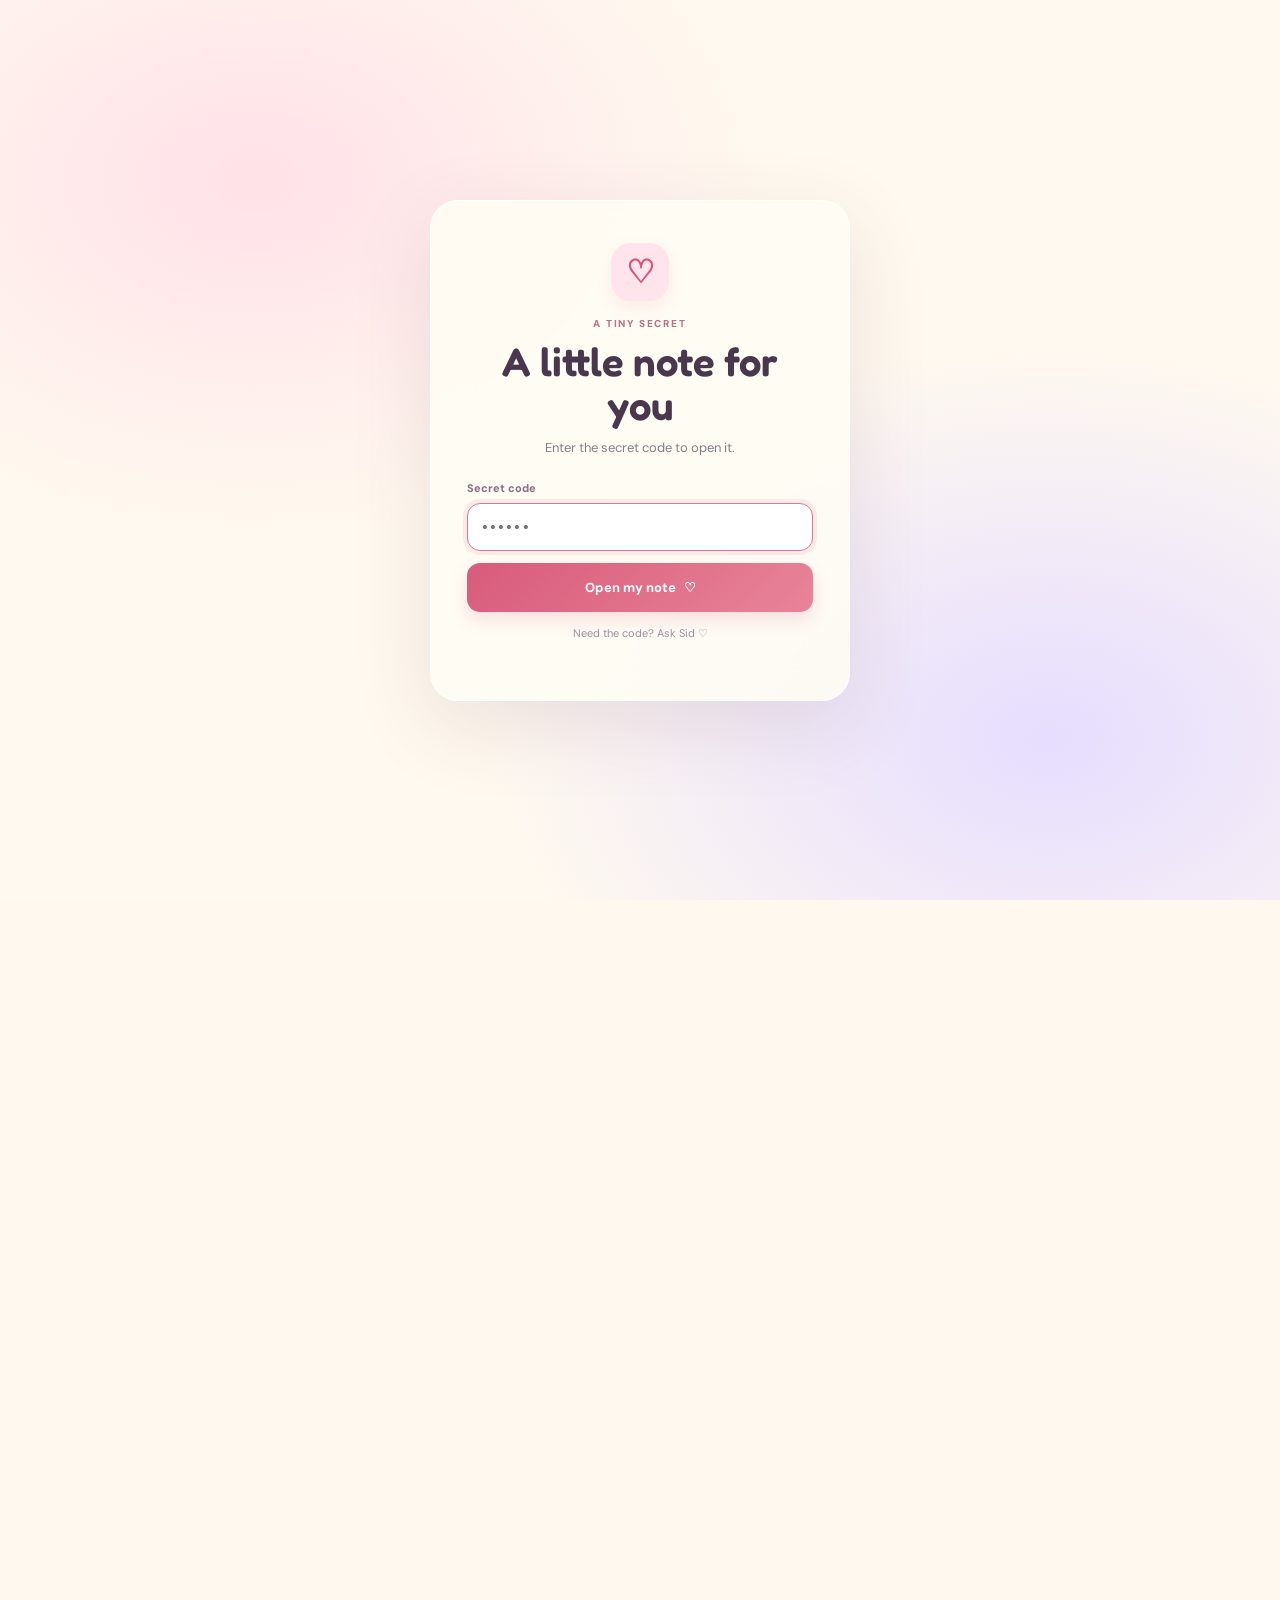
<file: index.html>
<!doctype html>
<html lang="en">
<head>
  <meta charset="utf-8"><meta name="viewport" content="width=device-width,initial-scale=1">
  <meta name="theme-color" content="#ffeff0"><title>A little something for you</title>
  <link rel="preconnect" href="https://fonts.googleapis.com"><link rel="preconnect" href="https://fonts.gstatic.com" crossorigin>
  <link href="https://fonts.googleapis.com/css2?family=DM+Sans:wght@400;500;600;700;800&family=Fredoka:wght@500;600;700&family=Noto+Sans+Devanagari:wght@400;500;600;700&family=Noto+Sans+Kannada:wght@400;500;600;700&family=Playfair+Display:ital,wght@0,700;1,700&display=swap" rel="stylesheet">
  <link rel="stylesheet" href="style.css">
</head>
<body class="proposal-page glass-story site-locked">
  <section class="password-gate" id="passwordGate" role="dialog" aria-modal="true" aria-labelledby="gateTitle">
    <div class="password-gate-card">
      <div class="gate-heart" aria-hidden="true">♡</div>
      <p class="gate-eyebrow">a tiny secret</p>
      <h1 id="gateTitle">A little note for you</h1>
      <p class="gate-copy">Enter the secret code to open it.</p>
      <form id="passwordForm" class="password-form">
        <label for="passwordInput">Secret code</label>
        <input id="passwordInput" type="password" inputmode="text" autocapitalize="characters" autocomplete="off" maxlength="12" placeholder="••••••" required>
        <button type="submit">Open my note <span aria-hidden="true">♡</span></button>
        <p class="gate-hint">Need the code? Ask Sid ♡</p>
      </form>
      <p class="gate-message" id="gateMessage" aria-live="polite"></p>
    </div>
  </section>  <div class="grain" aria-hidden="true"></div><div class="ambient ambient-one" aria-hidden="true"></div><div class="ambient ambient-two" aria-hidden="true"></div>
  <button class="music-toggle" id="musicToggle" type="button" aria-pressed="false" aria-label="Play a little romantic tune"><span class="music-note" aria-hidden="true">♫</span><span id="musicLabel" data-i18n="musicPlay">play our little song</span><span class="music-heart" aria-hidden="true">♡</span></button>
  <nav class="language-switch" aria-label="Choose language"><button type="button" data-language="en">EN</button><button type="button" data-language="kn">ಕನ್ನಡ</button><button type="button" data-language="hi">हिन्दी</button></nav>
  <main class="story-flow" id="siteContent" inert aria-hidden="true">
    <section class="hero story-screen" id="hello" aria-labelledby="hello-title">
      <div class="hero-copy">
        <p class="eyebrow"><span class="eyebrow-dot"></span> <span data-i18n="heroEyebrow">A tiny note from me to you</span></p>
        <h1 id="hello-title"><span data-i18n="greeting">Hey there,</span><br><span class="greeting-cutie">cutie</span><span class="title-heart">♥</span><small class="hero-name" data-name>Anu aka Jinke Marina</small></h1>
        <p class="hero-subtitle" data-i18n-html="heroSubtitle">Mumbai to Bengaluru is a little far,<br>so I made you a little corner of the internet. ♡</p>
        <a class="scroll-button" href="#proposal-flow"><span data-i18n="heroScroll">Open your little story</span> <span>↓</span></a>
      </div>
      <div class="hero-art" aria-label="Two little cat friends surrounded by hearts and flowers">
        <span class="orbit orbit-one">✦</span><span class="orbit orbit-two">♡</span><span class="orbit orbit-three">✿</span>
        <div class="sun-disc"></div><div class="hero-ribbon">made with<br>a little courage</div>
        <div class="hero-character hero-character-pink" data-tilt><img src="assets/hello-kitty-pink-cutout.png" alt="Hello Kitty in a bright pink bow and outfit"></div>
        <div class="hero-character hero-character-blue" data-tilt><img src="assets/hello-kitty-blue-cutout.png" alt="Hello Kitty in a blue cap and outfit"></div>
        <div class="ground-heart">♥</div><span class="art-caption">the hello committee</span>
      </div>
      <span class="section-index">01 <i>—</i> <span data-i18n="helloLabel">hello, cutie</span></span>
    </section>

    <div class="photo-ribbon" aria-label="Her photos in a gently moving ribbon">
      <div class="photo-ribbon-track" aria-hidden="true">
        <div class="photo-ribbon-set">
          <figure class="photo-ribbon-card"><img src="assets/date-photo-her.png" alt=""></figure>
          <figure class="photo-ribbon-card"><img src="assets/her-mirror.png" alt=""></figure>
          <figure class="photo-ribbon-card"><img src="assets/her-glasses.png" alt=""></figure>
          <figure class="photo-ribbon-card"><img src="assets/her-filmcam.webp" alt=""></figure>
          <figure class="photo-ribbon-card"><img src="assets/her-green-outfit.png" alt=""></figure>
        </div>
        <div class="photo-ribbon-set">
          <figure class="photo-ribbon-card"><img src="assets/date-photo-her.png" alt=""></figure>
          <figure class="photo-ribbon-card"><img src="assets/her-mirror.png" alt=""></figure>
          <figure class="photo-ribbon-card"><img src="assets/her-glasses.png" alt=""></figure>
          <figure class="photo-ribbon-card"><img src="assets/her-filmcam.webp" alt=""></figure>
          <figure class="photo-ribbon-card"><img src="assets/her-green-outfit.png" alt=""></figure>
        </div>
      </div>
    </div>    <section class="proposal-flow story-screen" id="proposal-flow" aria-labelledby="step-one-title">
      <div class="glass-panel flow-panel reveal-on-scroll">
        <div class="flow-progress"><span id="flowStepLabel">01 / 03</span><div><i class="active"></i><i></i><i></i></div></div>
        <section class="proposal-step is-current" id="stepOne">
          <p class="eyebrow"><span class="eyebrow-dot"></span> <span data-i18n="stepOneEyebrow">a tiny question from Mumbai</span></p>
          <h2 id="step-one-title" data-i18n-html="stepOneTitle">Wanna hang out<br><em>with me?</em></h2>
          <p class="flow-copy" data-i18n="stepOneCopy">We can start with a call, then plan a Bengaluru day when it works for both of us. ♡</p>
          <div class="choice-grid"><button class="choice-button" data-next-step="2" data-i18n-html="hangoutYes">Yes, let’s hang out <span>♡</span></button><button class="choice-button choice-soft" data-answer="needs-time" data-i18n="needTime">I need a little time</button></div>
        </section>
        <section class="proposal-step" id="stepTwo" hidden>
          <p class="eyebrow"><span class="eyebrow-dot"></span> <span data-i18n="stepTwoEyebrow">Bengaluru plans</span></p>
          <h2 data-i18n-html="stepTwoTitle">Which place in BLR<br><em>should we go?</em></h2>
          <p class="flow-copy" data-i18n="stepTwoCopy">Pick the vibe. We can decide the exact spot together.</p>
          <div class="place-options">
            <button class="place-option" data-place="Cubbon Park"><span>🌳</span><b>Cubbon Park</b><small data-i18n="placeCubbon">a walk &amp; a long chat</small></button>
            <button class="place-option" data-place="Lalbagh Botanical Garden"><span>🌷</span><b>Lalbagh</b><small data-i18n="placeLalbagh">flowers &amp; a garden stroll</small></button>
            <button class="place-option" data-place="Bengaluru Palace"><span>🏰</span><b data-i18n="placePalace">Bengaluru Palace</b><small data-i18n="placePalaceCopy">a little royal day out</small></button>
            <button class="place-option" data-place="Church Street"><span>☕</span><b>Church Street</b><small data-i18n="placeChurch">coffee &amp; cute cafés</small></button>
          </div>
          <form class="custom-place-form" id="customPlaceForm"><label for="customPlaceInput" data-i18n="customPlaceLabel">Somewhere else?</label><div class="custom-place-row"><input id="customPlaceInput" maxlength="60" data-i18n-placeholder="customPlacePlaceholder" placeholder="Type a Bengaluru place" required><button type="submit" data-i18n="customPlaceSubmit">Use this place →</button></div></form>
          <button class="text-back" type="button" data-back-step="1" data-i18n="back">← back</button>
        </section>
        <section class="proposal-step" id="stepThree" hidden>
          <p class="eyebrow"><span class="eyebrow-dot"></span> <span data-i18n="chosenPlan">your chosen plan:</span> <span id="chosenPlaceLabel">Bengaluru</span></p>
          <h2 data-i18n-html="stepThreeTitle">It’s a date.<br><em>Are you in?</em></h2>
          <p class="flow-copy" data-i18n="stepThreeCopy">A little call first, then your Bengaluru pick when we’re both free. No pressure, promise. ♡</p>
          <div class="final-choice-area"><button class="button button-yes" id="yesButton" data-i18n-html="dateYes">Yes, I’m in! <span>♡</span></button><div class="no-playground" id="noPlayground"><button class="button button-no" id="noButton" type="button" data-i18n="noButton">No 🙈</button></div><button class="text-back" type="button" data-back-step="2" data-i18n="changePlace">← change my place</button><button class="real-no" id="realNoButton" type="button" data-i18n="realNo">Actually, no thanks — that’s okay</button></div>
        </section>
        <p class="response-note" id="responseNote" aria-live="polite"></p>
      </div>
      <div class="receipt-printer" id="receiptPrinter" hidden>
        <div class="printer-top"><span data-i18n="printerName">♡ LITTLE DATE PRINTER ♡</span><i></i></div>
        <article class="receipt-paper" id="receiptPaper">
          <p class="receipt-brand" data-i18n="receiptBrand">THE LITTLE DATE CO.</p><h3 data-i18n-html="receiptTitle">IT’S A DATE! <span>♥</span></h3><p class="receipt-sub" data-i18n="receiptSub">MUMBAI × BENGALURU · GOOD VIBES ONLY</p>
          <div class="receipt-rule">✦ · · · · · · · · · · · ✦</div>
          <div class="receipt-row"><span data-i18n="receiptPick">YOUR PICK</span><b id="receiptPlace">Bengaluru</b></div>
          <div class="receipt-row"><span data-i18n="receiptLocation">LOCATION</span><b data-i18n="bengaluruLocation">Bengaluru, Karnataka</b></div>
          <div class="receipt-row"><span data-i18n="receiptFor">FOR</span><b data-name>Anu aka Jinke Marina</b></div>
          <div class="receipt-row"><span data-i18n="receiptDate">DATE</span><b data-i18n="dateTogether">We’ll pick it together</b></div>
          <div class="receipt-row"><span data-i18n="receiptTime">TIME</span><b data-i18n="timeTogether">Whenever works for you</b></div>
          <div class="receipt-rule">· · · · · · · · · · · · · · ·</div>
          <div class="receipt-row receipt-created"><span data-i18n="receiptPrinted">PRINTED</span><b id="receiptPrintedAt">—</b></div>
          <div class="receipt-photos" aria-label="Photo spots for the two of you"><div class="receipt-photo-slot receipt-photo-filled"><img class="photo-him" src="assets/date-photo-him-enhanced.png" alt="Him photo"/><small data-i18n="yourPhoto">Him</small></div><div class="receipt-photo-slot receipt-photo-filled"><img src="assets/date-photo-her.png" alt="Her photo"/><small data-i18n="herPhoto">Her</small></div></div>
          <p class="receipt-thanks" data-i18n-html="receiptThanks">Bring your lovely self.<br>Everything else is negotiable ♡</p><p class="receipt-code" data-i18n="receiptCode">♡ 01 · ONE VERY HAPPY DATE · 01 ♡</p>
        </article>
        <div class="printer-base"><span></span><b>☺</b></div>
      </div>
      <span class="section-index">02 <i>—</i> the little plan</span>
    </section>
  </main>
  <div class="confetti-layer" id="confetti" aria-hidden="true"></div><script src="app.js"></script>
</body>
</html>
</file>
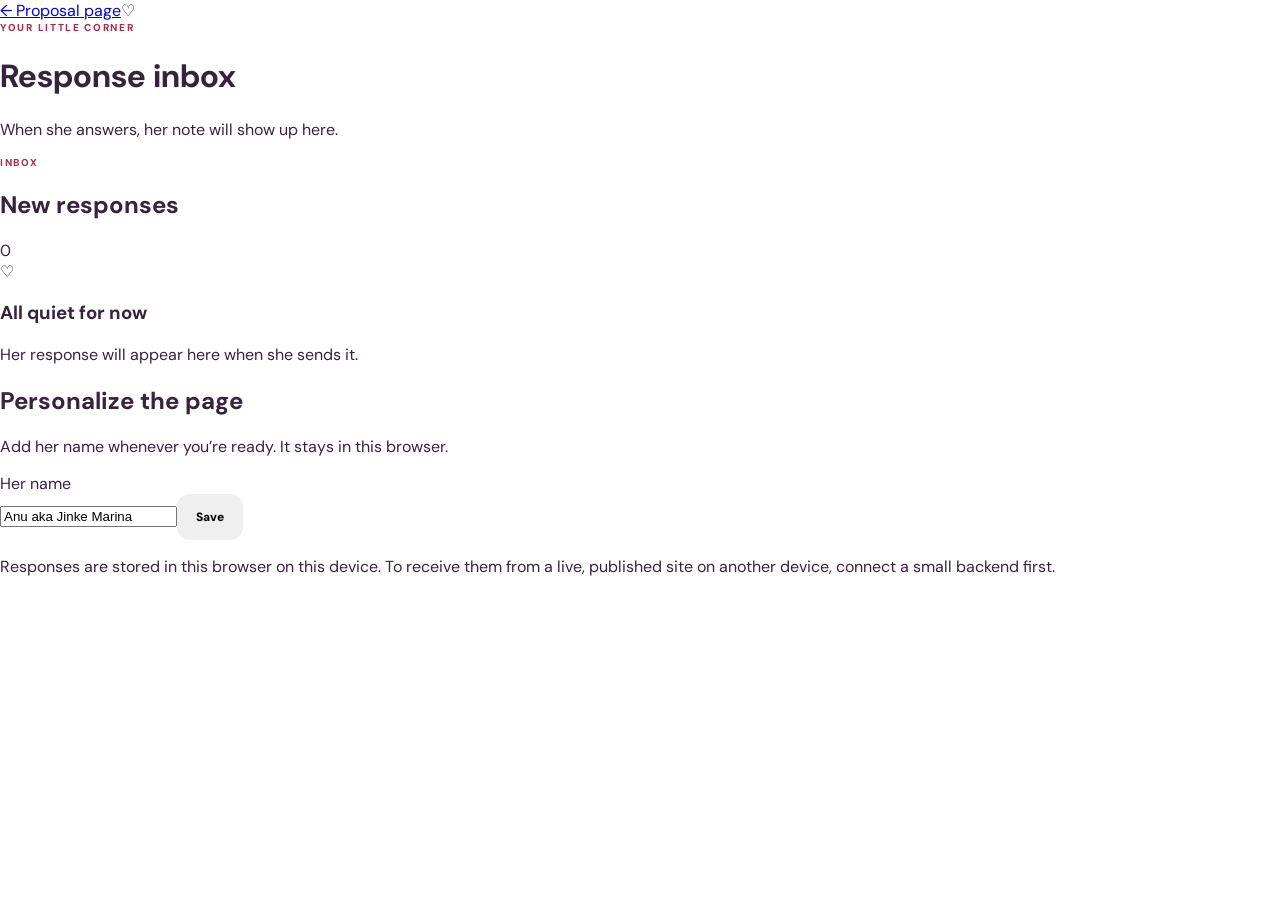
<file: admin.html>
<!doctype html>
<html lang="en">
<head>
  <meta charset="utf-8"><meta name="viewport" content="width=device-width,initial-scale=1">
  <meta name="theme-color" content="#faf8ff"><title>Little Love Notes · Admin</title>
  <link rel="preconnect" href="https://fonts.googleapis.com"><link rel="preconnect" href="https://fonts.gstatic.com" crossorigin>
  <link href="https://fonts.googleapis.com/css2?family=DM+Sans:wght@400;500;600;700&family=Playfair+Display:wght@600;700&display=swap" rel="stylesheet">
  <link rel="stylesheet" href="style.css">
</head>
<body class="admin-page">
  <main class="admin-shell">
    <header class="admin-header"><a class="back-link" href="index.html">← Proposal page</a><span class="admin-icon">♡</span></header>
    <p class="eyebrow">Your little corner</p><h1>Response inbox</h1>
    <p class="admin-subtitle">When she answers, her note will show up here.</p>
    <section class="inbox-card" aria-live="polite">
      <div class="inbox-title"><div><span class="eyebrow">INBOX</span><h2>New responses</h2></div><span class="count-pill" id="responseCount">0</span></div>
      <div id="responseList"></div>
      <div id="emptyState" class="empty-state"><div class="empty-heart">♡</div><h3>All quiet for now</h3><p>Her response will appear here when she sends it.</p></div>
    </section>
    <section class="settings-card"><div><h2>Personalize the page</h2><p>Add her name whenever you’re ready. It stays in this browser.</p></div><form id="nameForm" class="name-form"><label for="nameInput">Her name</label><div class="input-row"><input id="nameInput" maxlength="32" placeholder="Add a name (optional)"><button class="button button-save" type="submit">Save</button></div><span id="savedMessage" class="saved-message"></span></form></section>
    <p class="privacy-note">Responses are stored in this browser on this device. To receive them from a live, published site on another device, connect a small backend first.</p>
  </main>
  <script src="app.js"></script>
</body>
</html>
</file>
<file: style.css>
:root{--cream:#fff8ef;--pink:#f7c3d0;--blush:#ffe6e9;--cherry:#d83f62;--red:#a92c4c;--plum:#38233d;--muted:#796b7b;--butter:#ffe79a;--lavender:#ded5ff;--glass:#fffdf6bf;--shadow:0 28px 90px #64314920}
*{box-sizing:border-box}html{scroll-behavior:smooth;scroll-snap-type:y proximity}body{margin:0;font-family:"DM Sans",sans-serif;color:var(--plum)}button,a{font:inherit}.proposal-page{min-height:100vh;height:auto;display:block;overflow-x:hidden;overflow-y:auto;background:var(--cream);position:relative}.proposal-page:before{content:"";position:fixed;inset:0;pointer-events:none;z-index:0;background:radial-gradient(ellipse at 5% 10%,#ffccd544,transparent 29%),radial-gradient(ellipse at 92% 42%,#dcd4ff55,transparent 30%),radial-gradient(ellipse at 42% 100%,#ffe6ae55,transparent 35%)}.grain{position:fixed;inset:0;pointer-events:none;z-index:5;opacity:.16;background-image:url("data:image/svg+xml,%3Csvg viewBox='0 0 180 180' xmlns='http://www.w3.org/2000/svg'%3E%3Cfilter id='n'%3E%3CfeTurbulence type='fractalNoise' baseFrequency='.85' numOctaves='3' stitchTiles='stitch'/%3E%3C/filter%3E%3Crect width='100%25' height='100%25' filter='url(%23n)' opacity='.14'/%3E%3C/svg%3E")}.ambient{position:fixed;z-index:0;pointer-events:none;border-radius:50%;filter:blur(5px);animation:drift 15s ease-in-out infinite alternate}.ambient-one{width:390px;height:390px;left:-190px;top:38%;background:#f4bdd966}.ambient-two{width:460px;height:460px;right:-230px;top:64%;background:#d4c8ff55;animation-delay:-7s}@keyframes drift{to{transform:translate(35px,-28px) scale(1.1)}}.story-flow{position:relative;z-index:1}.story-screen{min-height:100svh;position:relative;scroll-snap-align:start;padding:85px max(6vw,24px) 78px;display:flex;align-items:center;justify-content:center}.section-index{position:absolute;bottom:26px;left:50%;transform:translateX(-50%);font-size:9px;text-transform:uppercase;letter-spacing:.19em;color:#998b9c;white-space:nowrap}.section-index i{font-style:normal;color:var(--cherry);padding:0 8px}.eyebrow{display:flex;align-items:center;gap:9px;margin:0 0 16px;color:var(--red);font-weight:800;font-size:10px;letter-spacing:.17em;text-transform:uppercase}.eyebrow-dot{width:7px;height:7px;border-radius:50%;background:var(--cherry);box-shadow:0 0 0 4px #df5c771b}.hero{display:grid;grid-template-columns:minmax(310px,.88fr) minmax(390px,1.12fr);gap:5vw;align-items:center;min-height:100svh;max-width:1390px;margin:auto}.hero-copy{padding-left:clamp(0px,5vw,70px);position:relative;z-index:2}.hero h1{font:700 clamp(62px,8.6vw,118px)/.87 Fredoka,sans-serif;letter-spacing:-.055em;margin:0 0 25px;color:var(--plum)}.hero h1 [data-name]{color:var(--cherry)}.title-heart{display:inline-block;color:#e9607d;font:700 .38em Fredoka;vertical-align:top;margin:9px 0 0 11px;animation:pulse 1.5s infinite}@keyframes pulse{50%{transform:scale(1.22) rotate(-10deg)}}.hero-subtitle{font-size:15px;line-height:1.85;color:#766a79;margin:0 0 27px}.scroll-button{display:inline-flex;align-items:center;gap:17px;background:var(--plum);color:#fff9ef;border-radius:14px;padding:15px 19px;text-decoration:none;font-size:12px;font-weight:700;box-shadow:0 9px 0 #ddbd82;transition:transform .2s,box-shadow .2s}.scroll-button:hover{transform:translateY(-4px);box-shadow:0 13px 0 #ddbd82}.scroll-button span{font-size:18px;color:var(--butter)}.hero-art{height:min(75vh,670px);min-height:470px;position:relative;isolation:isolate;display:grid;place-items:center;animation:arrive .8s both}.sun-disc{position:absolute;width:min(43vw,555px);height:min(43vw,555px);border-radius:50%;background:radial-gradient(circle at 38% 32%,#fff8ca,#ffdf89 52%,#f6b87c);box-shadow:0 26px 80px #d37b7b26;transform:rotate(-10deg)}.sun-disc:before,.sun-disc:after{content:"";position:absolute;border:1px solid #fff8d9b8;border-radius:50%;inset:20px -13px;transform:rotate(28deg)}.sun-disc:after{inset:-14px 20px;transform:rotate(-24deg)}.hero-ribbon{position:absolute;z-index:4;right:2%;top:16%;transform:rotate(10deg);padding:13px 20px;background:var(--cherry);color:#fff5ed;font:600 13px/1.15 Fredoka,sans-serif;text-align:center;clip-path:polygon(0 0,100% 0,91% 50%,100% 100%,0 100%,9% 50%);filter:drop-shadow(0 6px 3px #98355030)}.kitty{position:absolute;border:5px solid #fffaf0;border-radius:48% 48% 42% 42%;box-shadow:0 21px 38px #8e3b4c35,inset -10px -8px 0 #54244412;z-index:3}.kitty:after{content:"";position:absolute;width:44%;height:11%;left:28%;bottom:-21%;border-radius:50%;background:#9a465344;filter:blur(6px)}.kitty-back{height:235px;width:220px;background:linear-gradient(155deg,#fffefa 0 60%,#f6dde0);left:18%;top:21%;transform:rotate(-11deg);animation:catbob 4.2s ease-in-out infinite}.kitty-front{height:270px;width:250px;background:linear-gradient(150deg,#fff2ed 0 55%,#efbbbe);right:10%;bottom:13%;transform:rotate(8deg);animation:catbob 4s -1.7s ease-in-out infinite}.ear{position:absolute;width:72px;height:94px;top:-49px;background:inherit;border:5px solid #fffaf0;z-index:-1;clip-path:polygon(0 0,100% 40%,68% 100%,20% 78%)}.ear-l{left:14px;transform:rotate(-18deg)}.ear-r{right:10px;transform:scaleX(-1) rotate(-15deg)}.kitty-front .ear{width:82px;height:104px;top:-55px}.eye{position:absolute;width:12px;height:19px;top:46%;border-radius:50%;background:#3c2a3e}.kitty-back .eye{top:48%;width:10px;height:17px}.eye-l{left:31%}.eye-r{right:31%}.cheek{position:absolute;width:28px;height:13px;border-radius:50%;background:#f48ea0;top:60%;filter:blur(1px)}.cheek-l{left:17%}.cheek-r{right:17%}.nose{position:absolute;top:57%;left:48%;width:13px;height:9px;background:#d77380;border-radius:45% 45% 60% 60%;transform:rotate(3deg)}.whisk{position:absolute;top:62%;height:2px;width:31px;background:#9c7282}.whisk-l{left:-7px;transform:rotate(9deg)}.whisk-r{right:-8px;transform:rotate(-9deg)}.bow{position:absolute;right:-14px;top:14px;width:40px;height:26px;background:var(--cherry);border-radius:55%;transform:rotate(-20deg);box-shadow:inset 0 0 0 3px #ffffffaa}.bow:before,.bow:after{content:"";position:absolute;width:24px;height:26px;background:#eb7190;top:0;border-radius:100% 0 100% 0;z-index:-1}.bow:before{left:-13px;transform:rotate(-35deg)}.bow:after{right:-12px;transform:scaleX(-1) rotate(-35deg)}.bow b{position:absolute;left:15px;top:8px;width:11px;height:11px;border-radius:50%;background:#ffe49c}.ground-heart{position:absolute;z-index:4;left:29%;bottom:12%;font-size:60px;color:var(--cherry);transform:rotate(-16deg);filter:drop-shadow(0 8px 5px #95354c28);animation:pulse 2.1s infinite}.art-caption{position:absolute;bottom:2%;right:18%;font:italic 700 16px "Playfair Display",serif;color:#78445c;transform:rotate(-7deg)}.orbit{position:absolute;z-index:5;color:var(--cherry);font-size:44px;filter:drop-shadow(0 5px 3px #813d4a25);animation:spinfloat 5s ease-in-out infinite}.orbit-one{top:17%;left:19%;font-size:37px;color:#fff}.orbit-two{right:12%;top:36%;font-size:52px;color:#d44464;animation-delay:-2s}.orbit-three{left:15%;bottom:23%;font-size:39px;color:#fff6d4;animation-delay:-1s}@keyframes catbob{50%{translate:0 -10px}}@keyframes spinfloat{50%{transform:translateY(-11px) rotate(18deg)}}@keyframes arrive{from{opacity:0;transform:translateY(20px) scale(.97)}to{opacity:1;transform:translateY(0) scale(1)}}
.gallery{display:grid;grid-template-columns:minmax(220px,.7fr) minmax(420px,1.3fr);gap:4vw;align-items:center;max-width:1240px;margin:auto}.gallery-heading{align-self:center;padding-left:3vw}.gallery-heading h2,.quiz-intro h2{font:700 clamp(44px,6.7vw,82px)/.97 Fredoka,sans-serif;letter-spacing:-.045em;margin:0 0 19px}.gallery-heading h2 em,.quiz-intro h2 em,.proposal-panel h2 em{color:var(--cherry);font-style:normal}.gallery-heading>p:last-child,.quiz-intro>p:last-of-type{font-size:13px;color:#817484;line-height:1.7}.photo-collage{height:600px;position:relative;max-width:770px;width:100%;margin:auto}.photo-frame{position:absolute;margin:0;padding:11px 11px 16px;background:#fffdf8;border:1px solid #fff;border-radius:5px;box-shadow:0 18px 45px #55334423;transition:transform .35s cubic-bezier(.2,.8,.2,1),box-shadow .35s}.photo-frame:hover{z-index:4;box-shadow:0 24px 52px #55334436}.frame-one{width:45%;left:1%;top:6%;transform:rotate(-7deg)}.frame-one:hover{transform:rotate(-3deg) translateY(-6px)}.frame-two{width:42%;right:2%;top:21%;transform:rotate(7deg)}.frame-two:hover{transform:rotate(3deg) translateY(-6px)}.frame-three{width:49%;left:28%;bottom:3%;transform:rotate(-2deg)}.frame-three:hover{transform:rotate(1deg) translateY(-6px)}.photo-slot{position:relative;height:220px;display:flex;flex-direction:column;align-items:center;justify-content:center;gap:10px;overflow:hidden}.slot-one{background:linear-gradient(135deg,#f4b8c8,#f5d0cb 55%,#ffdf9d)}.slot-two{height:254px;background:linear-gradient(145deg,#d9cef7,#f3d5e4 55%,#ffebb0)}.slot-three{height:213px;background:linear-gradient(145deg,#fff0cf,#f8bdca 58%,#d8c9ef)}.photo-slot:before,.photo-slot:after{content:"";position:absolute;width:200px;height:200px;border:1px solid #ffffff70;border-radius:50%;transform:translate(35%,-26%)}.photo-slot:after{width:270px;height:270px;transform:translate(-30%,36%)}.slot-number{position:absolute;top:10px;left:12px;border-radius:50%;width:26px;height:26px;display:grid;place-items:center;background:#fffdf5a8;color:#6d4564;font-size:9px;font-weight:800}.slot-heart{font-size:43px;color:#fff9e7;line-height:1;text-shadow:0 5px 13px #ad4f6938;animation:pulse 2.7s infinite}.slot-instruction{z-index:1;color:#63465f;text-transform:uppercase;letter-spacing:.16em;font-size:8px;font-weight:800}.slot-sparkle{position:absolute;right:14px;bottom:10px;color:#fff;font-size:24px}.photo-frame figcaption{padding:11px 2px 0;font:700 12px "Playfair Display",serif;color:#59465d;display:flex;justify-content:space-between;gap:6px}.photo-frame figcaption b{color:var(--cherry)}.collage-sticker{position:absolute;z-index:3;display:grid;place-items:center}.sticker-flower{top:3%;right:13%;font-size:52px;color:#ffe090;text-shadow:0 3px 0 #d9737f}.sticker-love{bottom:23%;left:0;width:79px;height:79px;background:var(--cherry);color:white;border-radius:50%;text-align:center;font:700 13px/1.05 Fredoka;transform:rotate(-11deg);box-shadow:0 6px 0 #a82e4c}
.quiz{background:linear-gradient(130deg,#ffe6e7a3,#fff8ef33 44%,#eae4ff88)}.quiz-layout{width:min(100%,1080px);display:grid;grid-template-columns:.82fr 1.18fr;align-items:center;gap:7vw}.quiz-intro{padding-left:4vw;position:relative}.quiz-intro h2{font-size:clamp(52px,7.5vw,90px)}.quiz-stamp{position:absolute;right:0;bottom:-35px;display:grid;place-items:center;width:82px;height:82px;border:2px solid var(--cherry);border-radius:50%;font:700 12px/1 Fredoka;text-align:center;color:var(--cherry);transform:rotate(12deg)}.glass-panel{background:var(--glass);border:1px solid #fff;border-radius:27px;box-shadow:var(--shadow),inset 0 1px #fff;backdrop-filter:blur(18px);-webkit-backdrop-filter:blur(18px)}.question-panel{padding:clamp(25px,4vw,48px);max-width:590px;width:100%;position:relative}.question-panel:before{content:"";position:absolute;inset:9px;border:1px solid #eac9d385;border-radius:20px;pointer-events:none}.quiz-topline{display:flex;justify-content:space-between;align-items:center;position:relative}.quiz-badge{font-size:9px;letter-spacing:.15em;color:var(--red);font-weight:800}.rizz-progress{font-size:10px;color:#9d899e;font-weight:700}.rizz-question{font:700 clamp(22px,3vw,31px)/1.25 Fredoka,sans-serif;margin:26px 0 22px;position:relative}.rizz-options{display:grid;grid-template-columns:1fr 1fr;gap:10px;position:relative}.rizz-option{border:1px solid #e9d9e6;background:#fffdf8;border-radius:13px;text-align:left;padding:14px 13px;color:#554458;font-size:12px;font-weight:600;cursor:pointer;transition:transform .2s,border-color .2s,box-shadow .2s}.rizz-option:hover{transform:translateY(-3px) rotate(-1deg);border-color:#db8296;box-shadow:0 7px 16px #ac647322}.rizz-option:focus-visible,.button:focus-visible,.scroll-button:focus-visible{outline:3px solid #e6b84d;outline-offset:3px}.rizz-option:disabled{cursor:default;opacity:.68}.rizz-reply{min-height:16px;color:var(--red);font-size:11px;font-weight:700;position:relative;margin:13px 0 0}.rizz-reply:empty{display:none}.quiz-deco{position:absolute;color:var(--cherry);font-size:49px}.deco-star{right:8%;top:15%;color:#dc6780;transform:rotate(13deg)}.deco-heart{left:8%;bottom:16%;color:#e5a8bb;font-size:70px;transform:rotate(-20deg)}
.finale{overflow:hidden}.finale-sun{position:absolute;width:min(70vw,670px);height:min(70vw,670px);border-radius:50%;background:radial-gradient(circle,#fff1b9,#f9d494 62%,#f7c3d000 72%);z-index:-1;animation:sun-breathe 6s ease-in-out infinite alternate}@keyframes sun-breathe{to{transform:scale(1.08)}}.finale-star{position:absolute;color:var(--cherry);font-size:40px;animation:spinfloat 4s ease-in-out infinite}.star-a{top:21%;left:22%}.star-b{bottom:22%;right:20%;animation-delay:-2s}.proposal-panel{max-width:690px;width:100%;text-align:center;padding:43px clamp(25px,6vw,70px) 28px;position:relative;overflow:hidden}.proposal-panel:before{content:"";position:absolute;width:240px;height:240px;left:-128px;bottom:-142px;border-radius:50%;background:#ffde9b88}.proposal-panel:after{content:"";position:absolute;width:210px;height:210px;right:-110px;top:-124px;border-radius:50%;background:#f2bfd188}.final-heart-art{position:relative;display:grid;place-items:center;width:88px;height:88px;margin:0 auto 20px;border-radius:28px;background:#ffe8ed;color:var(--cherry);font-size:44px;transform:rotate(-8deg);box-shadow:0 8px 0 #e9b7c0;animation:heart-float 3s infinite}.final-heart-art i,.final-heart-art b{position:absolute;font-style:normal}.final-heart-art i{right:-10px;top:-10px;color:#d8a436;font-size:20px}.final-heart-art b{left:-12px;bottom:-7px;color:#a792cf;font-size:22px}@keyframes heart-float{50%{translate:0 -6px;rotate:4deg}}.proposal-panel .eyebrow{justify-content:center}.proposal-panel h2{font:700 clamp(35px,6.5vw,64px)/1.03 Fredoka,sans-serif;letter-spacing:-.035em;margin:0 0 15px;position:relative;z-index:1}.tiny-note{color:#827386;font-size:12px;margin:0 0 25px}.button-row{display:flex;justify-content:center;gap:11px;position:relative;z-index:1}.button{border:0;border-radius:13px;padding:15px 19px;cursor:pointer;font-size:12px;font-weight:800;transition:transform .2s,box-shadow .2s,background .2s}.button:hover{transform:translateY(-3px)}.button-yes{background:var(--cherry);color:white;box-shadow:0 7px 0 #a72e4b,0 12px 22px #d83f6233}.button-yes:hover{background:#c93558;box-shadow:0 9px 0 #a72e4b,0 15px 24px #d83f6242}.button-yes span{font-size:16px;margin-left:7px}.button-maybe{background:#fffdf8;border:1px solid #eadce8;color:#6f5d71;box-shadow:0 5px 0 #e6d4df}.button-maybe:hover{background:#fff6f8}.response-note{min-height:18px;margin:14px 0 0;color:var(--red);font-size:12px;font-weight:700;position:relative;z-index:1}.proposal-panel footer{position:relative;z-index:1;font-size:10px;color:#a494a4;padding-top:13px}.proposal-panel footer span{color:var(--cherry)}.button:disabled{cursor:default;transform:none}.confetti-layer{position:fixed;inset:0;pointer-events:none;overflow:hidden;z-index:9}.confetti-piece{position:absolute;top:-25px;animation:fall 3.6s ease-in forwards;color:var(--cherry)}@keyframes fall{to{transform:translateY(110vh) rotate(700deg);opacity:.2}}.reveal-on-scroll{opacity:0;transform:translateY(27px) scale(.985);transition:opacity .75s ease,transform .75s cubic-bezier(.2,.8,.2,1)}.reveal-on-scroll.is-visible{opacity:1;transform:translateY(0) scale(1)}.photo-frame.reveal-on-scroll{--base-rot:-7deg;transform:translateY(28px) rotate(var(--base-rot)) scale(.98)}.frame-two.reveal-on-scroll{--base-rot:7deg}.frame-three.reveal-on-scroll{--base-rot:-2deg}.photo-frame.reveal-on-scroll.is-visible{transform:translateY(var(--scroll-shift,0px)) rotate(var(--base-rot)) scale(1)}.frame-one.is-visible:hover{transform:translateY(-6px) rotate(-3deg) scale(1.02)}.frame-two.is-visible:hover{transform:translateY(-6px) rotate(3deg) scale(1.02)}.frame-three.is-visible:hover{transform:translateY(-6px) rotate(1deg) scale(1.02)}
@media(max-width:850px){.story-screen{padding-left:24px;padding-right:24px}.hero{grid-template-columns:.85fr 1.15fr;gap:0}.hero-copy{padding-left:0}.hero-art{min-height:430px;height:65vh}.sun-disc{width:min(50vw,480px);height:min(50vw,480px)}.kitty-back{width:175px;height:195px;left:14%;top:23%}.kitty-front{width:200px;height:225px;right:8%;bottom:17%}.gallery{grid-template-columns:1fr 1.3fr;gap:20px}.photo-collage{height:510px}.photo-slot{height:185px}.slot-two{height:215px}.slot-three{height:182px}}
@media(max-width:620px){.story-screen{padding:66px 19px 73px;min-height:100svh}.hero{display:flex;flex-direction:column-reverse;justify-content:center;gap:3px;padding-top:34px}.hero-copy{align-self:stretch;padding:0 8px;margin-top:-7px}.hero h1{font-size:clamp(58px,16vw,86px);margin-bottom:15px}.hero-subtitle{font-size:13px;margin-bottom:18px}.hero .eyebrow{font-size:9px;margin-bottom:12px}.hero-art{width:100%;height:44vh;min-height:310px;max-height:400px;margin-top:0}.sun-disc{width:min(77vw,350px);height:min(77vw,350px)}.kitty-back{width:145px;height:164px;left:17%;top:19%}.kitty-front{width:166px;height:188px;right:10%;bottom:15%}.kitty-back .ear{width:55px;height:73px;top:-40px}.kitty-front .ear{width:63px;height:79px;top:-45px}.eye{width:9px;height:14px}.hero-ribbon{right:0;top:11%;font-size:11px;padding:11px 16px}.ground-heart{font-size:47px;left:21%;bottom:12%}.art-caption{font-size:13px;right:13%;bottom:4%}.orbit{font-size:34px}.orbit-one{left:12%;top:15%}.orbit-two{right:5%;top:35%}.orbit-three{left:9%;bottom:21%}.gallery{display:flex;flex-direction:column;gap:6px;justify-content:center;align-items:stretch}.gallery-heading{padding:0 5px}.gallery-heading h2{font-size:clamp(44px,12vw,66px)}.gallery-heading .eyebrow{margin-bottom:10px}.gallery-heading>p:last-child{margin:0 0 6px}.photo-collage{height:480px;width:100%;max-width:480px}.frame-one{width:47%;left:2%;top:3%}.frame-two{width:45%;right:1%;top:19%}.frame-three{width:50%;left:25%;bottom:2%}.photo-frame{padding:7px 7px 11px}.photo-slot{height:158px}.slot-two{height:178px}.slot-three{height:151px}.photo-frame figcaption{font-size:9px;padding-top:7px}.slot-number{width:21px;height:21px;font-size:8px}.slot-heart{font-size:34px}.slot-instruction{font-size:6px;letter-spacing:.11em}.sticker-flower{font-size:39px;right:12%;top:0}.sticker-love{width:62px;height:62px;font-size:10px;bottom:23%;left:1%}.quiz-layout{display:flex;flex-direction:column;gap:26px;align-items:stretch}.quiz-intro{padding:0 4px}.quiz-intro h2{font-size:clamp(53px,14vw,76px);margin-bottom:9px}.quiz-intro>p:last-of-type br{display:none}.quiz-stamp{width:66px;height:66px;right:8px;bottom:-9px;font-size:10px}.question-panel{padding:28px 21px}.rizz-question{font-size:23px;margin:20px 0 17px}.rizz-option{font-size:10px;padding:11px 9px}.deco-star{right:8%;top:11%;font-size:34px}.deco-heart{left:6%;bottom:7%;font-size:48px}.proposal-panel{padding:34px 21px 26px}.proposal-panel h2{font-size:clamp(36px,10vw,52px)}.button-row{flex-direction:column}.button{width:100%;padding:14px}.finale-star.star-a{top:12%;left:9%}.finale-star.star-b{bottom:12%;right:8%}.section-index{bottom:21px}}
@media(prefers-reduced-motion:reduce){*,*:before,*:after{scroll-behavior:auto!important;animation-duration:.01ms!important;animation-iteration-count:1!important;transition-duration:.01ms!important}.reveal-on-scroll{opacity:1;transform:none}}
/* Swipeable question deck + original text memes */
.meme-stack{position:relative;height:172px;max-width:330px;margin:24px 0 0}.meme-tile{position:absolute;width:245px;min-height:102px;padding:12px 15px;border:2px solid #fff;border-radius:15px;box-shadow:0 9px 20px #55334420;display:flex;flex-direction:column;gap:8px;transition:transform .25s}.meme-tile span{font-size:8px;text-transform:uppercase;letter-spacing:.1em;font-weight:800;opacity:.68}.meme-tile b{font:700 14px/1.15 Fredoka,sans-serif}.meme-tile i{position:absolute;right:13px;top:29px;font-style:normal;font-size:24px;opacity:.65}.meme-pink{left:0;top:0;background:#ffd4df;color:#7f3c5c;transform:rotate(-5deg);z-index:3}.meme-yellow{left:27px;top:32px;background:#ffebaa;color:#75542e;transform:rotate(4deg);z-index:2}.meme-lilac{left:55px;top:65px;background:#e9dcff;color:#5d4a75;transform:rotate(-3deg);z-index:1}.meme-stack:hover .meme-pink{transform:translate(-7px,-5px) rotate(-8deg)}.meme-stack:hover .meme-yellow{transform:translate(4px,0) rotate(7deg)}.meme-stack:hover .meme-lilac{transform:translate(8px,5px) rotate(-1deg)}.question-deck{position:relative;align-self:center;width:min(100%,590px);padding:15px 0 48px;perspective:1000px;touch-action:pan-y}.deck-back{position:absolute;inset:16px 12px 50px;border:1px solid #fff;border-radius:27px;pointer-events:none}.deck-back-two{background:#f4bdd0;transform:rotate(4deg) translateY(2px)}.deck-back-one{background:#fff0cb;transform:rotate(-2.5deg) translateY(4px);display:flex;flex-direction:column;justify-content:flex-start;gap:8px;padding:18px 26px 0;color:#9a6a72}.deck-back-one span{font-size:8px;letter-spacing:.15em;font-weight:800}.deck-back-one b{font:600 13px Fredoka,sans-serif;max-width:78%;white-space:nowrap;overflow:hidden;text-overflow:ellipsis}.question-panel{z-index:2;transform-origin:center center;transition:transform .32s cubic-bezier(.2,.8,.2,1),opacity .32s,box-shadow .3s;user-select:none}.question-panel.swiping-left{transform:translateX(-120%) rotate(-16deg)!important;opacity:0}.question-panel.swiping-right{transform:translateX(120%) rotate(16deg)!important;opacity:0}.swipe-footer{display:flex;justify-content:space-between;align-items:center;margin:20px 1px 0;color:#aa93a3;font-size:9px;letter-spacing:.04em;position:relative}.swipe-arrows{font-size:14px;color:#d3738a}.deck-controls{position:absolute;right:10px;bottom:2px;display:flex;gap:9px;z-index:4}.deck-controls button{width:37px;height:37px;border:1px solid #fff;border-radius:50%;background:#ffffffd9;box-shadow:0 5px 14px #55334415;color:#a9516d;font-size:17px;cursor:pointer;transition:transform .18s,background .18s}.deck-controls button:hover{transform:scale(1.08);background:white}.question-panel{cursor:grab}.question-panel:active{cursor:grabbing}.rizz-option{user-select:none}@media(max-width:620px){.meme-stack{height:158px;margin:20px 0 0;max-width:290px}.meme-tile{width:212px;min-height:88px;padding:10px 12px}.meme-tile b{font-size:12px}.meme-yellow{left:21px;top:28px}.meme-lilac{left:43px;top:56px}.question-deck{margin-top:0;padding-top:12px;padding-bottom:47px}.deck-back{inset:13px 9px 49px}.question-deck .question-panel{max-width:none}.deck-controls{right:8px}}
/* Swipeable memory gallery and message-soon response */
.gallery{grid-template-columns:minmax(220px,.7fr) minmax(420px,1.3fr)}.memory-swiper{grid-column:2;width:min(100%,650px);position:relative;overflow:hidden;padding:20px 8px 5px;touch-action:pan-y;outline:none}.memory-swiper:focus-visible{outline:3px solid #e6b84d;outline-offset:4px;border-radius:22px}.memory-track{position:relative;display:flex;gap:14px;transition:transform .52s cubic-bezier(.22,.75,.2,1);will-change:transform}.memory-slide{flex:0 0 86%;margin:0;padding:11px 11px 15px;background:#fffdf8;border:1px solid white;box-shadow:0 19px 45px #55334425;transform:rotate(-1.5deg);transition:transform .3s,box-shadow .3s}.memory-slide:nth-child(2n){transform:rotate(1.5deg)}.memory-slide:hover{transform:translateY(-5px) rotate(0);box-shadow:0 25px 52px #55334433}.memory-photo{height:clamp(240px,34vw,390px);position:relative;display:flex;flex-direction:column;align-items:center;justify-content:center;gap:12px;overflow:hidden}.memory-photo:before,.memory-photo:after{content:"";position:absolute;width:250px;height:250px;border:1px solid #ffffff88;border-radius:50%;transform:translate(40%,-32%)}.memory-photo:after{width:350px;height:350px;transform:translate(-25%,40%)}.photo-one{background:linear-gradient(135deg,#f4b8c8,#f5d0cb 55%,#ffdf9d)}.photo-two{background:linear-gradient(145deg,#d9cef7,#f3d5e4 55%,#ffebb0)}.photo-three{background:linear-gradient(145deg,#fff0cf,#f8bdca 58%,#d8c9ef)}.photo-number{position:absolute;z-index:1;top:14px;left:15px;width:29px;height:29px;border-radius:50%;display:grid;place-items:center;background:#fffdf5bb;color:#704b69;font-size:10px;font-weight:800}.photo-heart{color:#fffaf0;font-size:63px;line-height:1;text-shadow:0 5px 13px #ad4f6938;animation:pulse 2.7s infinite}.photo-prompt{z-index:1;color:#63465f;text-transform:uppercase;letter-spacing:.16em;font-size:9px;font-weight:800}.photo-star{position:absolute;right:17px;bottom:14px;color:#fff;font-size:28px}.memory-slide figcaption{display:flex;justify-content:space-between;gap:8px;padding:13px 4px 0;font:700 13px "Playfair Display",serif;color:#59465d}.memory-slide figcaption b{color:var(--cherry)}.memory-controls{display:flex;align-items:center;justify-content:center;gap:16px;margin:16px auto 0}.memory-controls button{width:38px;height:38px;border:1px solid #fff;border-radius:50%;background:#ffffffc9;box-shadow:0 5px 14px #55334415;color:#a9516d;font-size:17px;cursor:pointer;transition:transform .18s,background .18s}.memory-controls button:hover{transform:scale(1.08);background:white}.memory-dots{display:flex;gap:7px;align-items:center}.memory-dot{width:7px;height:7px;border:0;border-radius:50%;padding:0;background:#d9c7d4;cursor:pointer;transition:width .2s,background .2s}.memory-dot.active{width:20px;border-radius:9px;background:#d76d89}.memory-swipe-hint{text-align:center;margin:11px 0 0;color:#a28da0;font-size:9px;letter-spacing:.04em}.memory-swipe-hint span{color:#d76d89;font-size:14px;margin-left:4px}.button-message{background:#fff0f3;border:1px solid #f0c9d4;color:#a24f69}.button-message:hover{background:#ffe6ed}.proposal-panel .button-row{gap:9px}.memory-swiper{grid-column:2}@media(max-width:620px){.gallery{display:flex;flex-direction:column;gap:9px;justify-content:center;align-items:stretch}.memory-swiper{width:100%;max-width:500px;margin:0 auto;padding-top:15px}.memory-slide{flex-basis:87%;padding:8px 8px 12px}.memory-photo{height:clamp(235px,70vw,340px)}.memory-slide figcaption{font-size:11px;padding-top:10px}.photo-prompt{font-size:7px}.memory-controls{margin-top:13px}.memory-swipe-hint{margin-top:9px}.proposal-panel .button-row{gap:8px}}
/* Tinder-like photo card stack */
.memory-swiper{height:610px;overflow:visible;padding:0 12px 67px;touch-action:pan-y;user-select:none;cursor:grab}.memory-swiper:active{cursor:grabbing}.memory-track{position:relative;display:block;width:100%;height:100%;transform:none!important;transition:none;will-change:auto}.memory-slide{position:absolute;inset:5px 12px 12px;display:flex;flex-direction:column;padding:12px 12px 17px;border-radius:9px;opacity:0;pointer-events:none;transform:scale(.9) translateY(20px);transition:transform .38s cubic-bezier(.2,.8,.2,1),opacity .32s,box-shadow .3s;box-shadow:0 22px 50px #55334430}.memory-slide.is-active{z-index:3;opacity:1;pointer-events:auto;transform:rotate(-2deg);box-shadow:0 24px 56px #55334435}.memory-slide.is-next{z-index:2;opacity:1;transform:scale(.94) translateY(10px) rotate(3deg);box-shadow:0 15px 35px #55334420}.memory-slide.is-hidden{z-index:1;opacity:0;transform:scale(.9) translateY(18px)}.memory-slide.throw-left{transform:translate(125%,-6%) rotate(22deg)!important;opacity:0!important}.memory-slide.throw-right{transform:translate(-125%,-6%) rotate(-22deg)!important;opacity:0!important}.memory-photo{height:440px;flex:1;min-height:0;border-radius:3px}.memory-slide figcaption{min-height:39px;align-items:center}.photo-stamp{position:absolute;top:21px;padding:7px 12px;border:3px solid currentColor;border-radius:8px;font:700 23px Fredoka,sans-serif;opacity:0;transition:opacity .15s;z-index:2}.stamp-like{left:16px;color:#c64b73;transform:rotate(-12deg)}.stamp-next{right:16px;color:#705b89;transform:rotate(12deg)}.throw-right .stamp-like,.throw-left .stamp-next{opacity:1}.memory-controls{position:absolute;left:0;right:0;bottom:27px;display:flex;align-items:center;justify-content:center;gap:28px;margin:0;z-index:4}.memory-controls button{width:57px;height:57px;font-size:27px;font-weight:600}.memory-controls #photoPass{color:#82698a}.memory-controls #photoLike{color:#d24d76;font-size:25px}.memory-count{min-width:55px;text-align:center;color:#9b8292;font-size:10px;letter-spacing:.12em;font-weight:700}.memory-swipe-hint{position:absolute;left:0;right:0;bottom:0;margin:0}.memory-slide.is-active:hover{transform:rotate(-2deg) translateY(-3px)}@media(max-width:620px){.memory-swiper{height:545px;padding:0 5px 64px}.memory-slide{inset:4px 8px 10px;padding:9px 9px 13px}.memory-photo{height:370px;flex:1}.memory-slide figcaption{font-size:11px}.memory-controls{bottom:25px;gap:23px}.memory-controls button{width:51px;height:51px}.memory-swipe-hint{font-size:8px}}
.memory-slide.is-active.throw-left{transform:translate(125%,-6%) rotate(22deg)!important;opacity:0!important}.memory-slide.is-active.throw-right{transform:translate(-125%,-6%) rotate(-22deg)!important;opacity:0!important}
.photo-four{background:linear-gradient(145deg,#f6d4b9,#f9eab5 48%,#d7e8d3)}.photo-five{background:linear-gradient(145deg,#d6d9fa,#f6d4e8 53%,#ffe8ad)}.photo-six{background:linear-gradient(145deg,#ffd9dd,#f2e1f2 52%,#d4e9ed)}
.photo-seven{background:linear-gradient(135deg,#f7c7cf,#f5e5b5 50%,#e3d5f8)}.photo-eight{background:linear-gradient(145deg,#d5e9e1,#fff0d0 55%,#f3cadf)}.photo-nine{background:linear-gradient(140deg,#e4d7fb,#ffdbe2 48%,#ffe8bb)}
.button-message{display:block;text-align:center;text-decoration:none}
/* User-supplied Hello Kitty art with a gentle 3D hover tilt */
.hero-character{position:absolute;z-index:3;width:52%;transform-style:preserve-3d;perspective:900px;animation:kitty-hover 4s ease-in-out infinite;transition:filter .25s;filter:drop-shadow(0 22px 18px #5d26472b)}.hero-character img{display:block;width:100%;height:auto;user-select:none;-webkit-user-drag:none}.hero-character-pink{left:5%;top:18%;--base-rotation:-8deg;z-index:3}.hero-character-blue{right:1%;bottom:9%;width:53%;--base-rotation:7deg;z-index:4;animation-delay:-1.6s}.hero-character{transform:perspective(900px) rotateX(var(--tilt-x,0deg)) rotateY(var(--tilt-y,0deg)) rotate(var(--base-rotation)) translateZ(0)}.hero-character:hover{filter:drop-shadow(0 31px 23px #5d264740)}@keyframes kitty-hover{0%,100%{translate:0 0}50%{translate:0 -12px}}@media(max-width:850px){.hero-character-pink{left:1%;top:22%;width:54%}.hero-character-blue{right:-2%;bottom:11%;width:55%}}@media(max-width:620px){.hero-character-pink{left:3%;top:17%;width:56%}.hero-character-blue{right:-1%;bottom:11%;width:58%}}@media(prefers-reduced-motion:reduce){.hero-character{animation:none;transition:none}}
.hero-character{transition:transform .18s ease,filter .25s}
/* Keep hero stickers small enough to leave the surrounding art visible */
.hero-character{width:37%}.hero-character-pink{left:11%;top:24%}.hero-character-blue{right:7%;bottom:15%;width:38%}@media(max-width:850px){.hero-character-pink{left:6%;top:25%;width:39%}.hero-character-blue{right:4%;bottom:15%;width:40%}}@media(max-width:620px){.hero-character-pink{left:4%;top:22%;width:39%}.hero-character-blue{right:3%;bottom:14%;width:40%}}
.hero-character-pink{left:18%;top:24%}.hero-character-blue{right:14%;bottom:15%}@media(max-width:850px){.hero-character-pink{left:15%;top:25%}.hero-character-blue{right:11%;bottom:15%}}@media(max-width:620px){.hero-character-pink{left:14%;top:22%}.hero-character-blue{right:10%;bottom:14%}}
.hero-character-pink{left:31%;top:24%}.hero-character-blue{right:24%;bottom:15%}@media(max-width:850px){.hero-character-pink{left:28%;top:25%}.hero-character-blue{right:21%;bottom:15%}}@media(max-width:620px){.hero-character-pink{left:27%;top:22%}.hero-character-blue{right:19%;bottom:14%}}
.hero-character-pink{left:27%;top:24%}.hero-character-blue{right:20%;bottom:15%}@media(max-width:850px){.hero-character-pink{left:24%;top:25%}.hero-character-blue{right:17%;bottom:15%}}@media(max-width:620px){.hero-character-pink{left:23%;top:22%}.hero-character-blue{right:15%;bottom:14%}}
.hero-character-pink{z-index:5}.hero-character-blue{z-index:3}
/* Three-step hangout flow and printing date receipt */
.proposal-flow{flex-direction:column;gap:24px;padding-top:95px;padding-bottom:95px}.flow-panel{width:min(100%,650px);padding:clamp(25px,5vw,48px);position:relative;overflow:visible}.flow-progress{display:flex;justify-content:space-between;align-items:center;margin-bottom:29px;color:#a18d9c;font-size:10px;font-weight:800;letter-spacing:.14em}.flow-progress>div{display:flex;gap:6px}.flow-progress i{display:block;width:22px;height:5px;border-radius:8px;background:#eadce5}.flow-progress i.active{background:var(--cherry)}.proposal-step[hidden]{display:none!important}.proposal-step{text-align:center;animation:step-in .42s cubic-bezier(.2,.8,.2,1) both}.proposal-step.step-leaving{animation:step-out .16s ease both}.proposal-step h2{font:700 clamp(38px,7vw,58px)/1 Fredoka,sans-serif;letter-spacing:-.035em;margin:0 0 17px;color:var(--plum)}.proposal-step h2 em{font-style:normal;color:var(--cherry)}.proposal-step .eyebrow{justify-content:center}.flow-copy{margin:0 auto 25px;max-width:420px;color:#807383;font-size:13px;line-height:1.75}.choice-grid{display:grid;gap:10px;max-width:380px;margin:0 auto}.choice-button{min-height:53px;padding:14px 18px;border:1px solid #f1d5df;border-radius:15px;background:linear-gradient(135deg,#dc5e7b,#e88399);box-shadow:0 10px 22px #cf54752a;color:white;font-weight:800;font-size:14px;cursor:pointer;transition:transform .18s,box-shadow .18s}.choice-button:hover{transform:translateY(-2px);box-shadow:0 14px 25px #cf54753c}.choice-button span{margin-left:7px;font-size:18px}.choice-button.choice-soft{background:#fffafc;color:#765b70;border-color:#f0e2eb;box-shadow:none}.place-options{display:grid;grid-template-columns:repeat(3,1fr);gap:10px;margin:22px 0 13px}.place-option{min-height:119px;display:flex;flex-direction:column;align-items:center;justify-content:center;gap:6px;padding:12px 9px;border:1px solid #f0e1eb;border-radius:17px;background:#fffdfd;cursor:pointer;transition:transform .2s,border-color .2s,box-shadow .2s}.place-option:hover{transform:translateY(-4px) rotate(-1deg);border-color:#df93a8;box-shadow:0 10px 24px #85536718}.place-option>span{font-size:23px}.place-option b{font:600 15px Fredoka,sans-serif;color:#514051}.place-option small{font-size:9px;color:#968698;line-height:1.3}.text-back{display:block;margin:12px auto 0;border:0;background:none;color:#a07f95;font-size:11px;cursor:pointer}.text-back:hover{color:#bd5372;text-decoration:underline}.final-choice-area{max-width:360px;margin:0 auto}.final-choice-area>.button-yes{width:100%;min-height:54px}.no-playground{height:112px;position:relative;margin:4px 0 0;overflow:hidden}.button-no{position:absolute;left:50%;top:50%;transform:translate(-50%,-50%);width:118px;min-height:45px;background:#fff;border:1px solid #e8dce8;color:#887588;font-weight:700;cursor:pointer;transition:left .15s ease,top .15s ease,transform .15s ease;z-index:2}.button-no.has-dodged{transform:none}.real-no{display:block;margin:5px auto 0;border:0;background:none;color:#a393a2;text-decoration:underline;text-underline-offset:3px;font-size:10px;cursor:pointer}.real-no:hover{color:#b74d68}.real-no:disabled{opacity:.5;cursor:default}.proposal-flow .response-note{min-height:16px;margin:5px 0 0;text-align:center;color:#bd5975;font-size:12px}.receipt-printer{width:min(100%,410px);filter:drop-shadow(0 18px 25px #39243b2a);text-align:center}.printer-top{height:56px;border-radius:17px 17px 5px 5px;background:linear-gradient(145deg,#654d68,#42334d);color:#fff0f5;display:flex;align-items:center;justify-content:center;position:relative;font:700 10px Fredoka,sans-serif;letter-spacing:.16em}.printer-top i{position:absolute;bottom:6px;left:8%;right:8%;height:5px;border-radius:5px;background:#241e2b;box-shadow:inset 0 2px 3px #0008}.receipt-paper{position:relative;width:83%;margin:-1px auto 0;padding:19px 22px 16px;background:#fffdf5;color:#473c49;text-align:center;transform-origin:top center;clip-path:polygon(0 0,100% 0,100% 98%,96% 100%,92% 98%,88% 100%,84% 98%,80% 100%,76% 98%,72% 100%,68% 98%,64% 100%,60% 98%,56% 100%,52% 98%,48% 100%,44% 98%,40% 100%,36% 98%,32% 100%,28% 98%,24% 100%,20% 98%,16% 100%,12% 98%,8% 100%,4% 98%,0 100%);opacity:0}.is-printing .receipt-paper{animation:receipt-print .95s cubic-bezier(.22,.8,.2,1) .14s forwards}.receipt-brand{font:700 9px Fredoka,sans-serif;letter-spacing:.22em;margin:0 0 8px;color:#a34f69}.receipt-paper h3{font:700 26px/.98 Fredoka,sans-serif;color:#ce5272;margin:0 0 7px}.receipt-paper h3 span{font-size:17px}.receipt-sub{font-size:7px;letter-spacing:.1em;color:#998b98;margin:0 0 12px}.receipt-rule{color:#db97a9;font-size:10px;letter-spacing:.11em;margin:9px 0}.receipt-row{display:flex;justify-content:space-between;align-items:flex-start;gap:10px;padding:5px 0;text-align:left;border-bottom:1px dashed #eadde2}.receipt-row span{font-size:8px;letter-spacing:.1em;color:#9d8c9b;font-weight:700}.receipt-row b{font-size:10px;color:#59495c;text-align:right}.receipt-created{border-bottom:0}.receipt-thanks{font:600 13px/1.45 "Playfair Display",serif;color:#7f596c;margin:12px 0}.receipt-code{font-size:7px;letter-spacing:.1em;color:#b790a2;margin:0}.printer-base{height:40px;border-radius:4px 4px 16px 16px;background:linear-gradient(145deg,#52415c,#302b40);position:relative;display:flex;align-items:center;justify-content:center}.printer-base span{width:47%;height:7px;border-radius:6px;background:#241f2c;box-shadow:inset 0 2px 2px #0008}.printer-base b{position:absolute;right:14px;color:#ef89a5;font-size:14px}.receipt-printer.is-printing .printer-base{animation:printer-bump .2s ease-in-out .2s 3 alternate}@keyframes step-in{from{opacity:0;transform:translateY(15px) scale(.98)}to{opacity:1;transform:translateY(0) scale(1)}}@keyframes step-out{to{opacity:0;transform:translateY(-8px)}}@keyframes receipt-print{0%{opacity:.1;transform:perspective(500px) rotateX(-12deg) scaleY(.08) translateY(-50px)}65%{opacity:1;transform:perspective(500px) rotateX(2deg) scaleY(1.03) translateY(2px)}100%{opacity:1;transform:perspective(500px) rotateX(0) scaleY(1) translateY(0)}}@keyframes printer-bump{to{transform:translateY(2px)}}@media(max-width:620px){.proposal-flow{padding-top:45px;padding-bottom:82px}.flow-panel{padding:27px 20px}.proposal-step h2{font-size:clamp(36px,10vw,48px)}.place-options{grid-template-columns:1fr;gap:8px}.place-option{min-height:75px;display:grid;grid-template-columns:38px 1fr;grid-template-rows:auto auto;column-gap:8px;text-align:left;justify-content:start;padding:11px 15px}.place-option>span{grid-row:1/3;font-size:24px}.place-option b{align-self:end}.place-option small{align-self:start}.receipt-printer{max-width:360px}}
/* More Bengaluru choices, custom spot entry, and a richer receipt feed */
.place-options{grid-template-columns:repeat(2,minmax(0,1fr));max-width:480px;margin:22px auto 13px}.place-option{min-height:90px;display:grid;grid-template-columns:38px 1fr;grid-template-rows:auto auto;column-gap:8px;text-align:left;justify-content:start;padding:12px 14px}.place-option>span{grid-row:1/3;font-size:24px}.place-option b{align-self:end;font-size:14px}.place-option small{align-self:start}.custom-place-form{max-width:480px;margin:17px auto 5px;padding:13px 15px;border:1px dashed #e5cbd9;border-radius:15px;background:#fff9fc;text-align:left}.custom-place-form label{display:block;margin:0 0 8px;color:#9d6680;font-size:10px;letter-spacing:.08em;text-transform:uppercase;font-weight:800}.custom-place-row{display:flex;gap:8px}.custom-place-row input{min-width:0;flex:1;border:1px solid #eadce7;border-radius:10px;padding:11px 12px;background:white;color:#514051;font:500 12px "DM Sans",sans-serif;outline:none}.custom-place-row input:focus{border-color:#d87591;box-shadow:0 0 0 3px #db718d1b}.custom-place-row button{flex:none;border:0;border-radius:10px;padding:0 13px;background:#f4e4ed;color:#80516f;font-size:11px;font-weight:800;cursor:pointer}.custom-place-row button:hover{background:#ecd5e1}.receipt-paper{overflow:hidden}.receipt-paper .receipt-row{opacity:0;transform:translateY(6px)}.is-printing .receipt-paper .receipt-row{animation:receipt-line .32s ease forwards}.is-printing .receipt-paper .receipt-row:nth-of-type(2){animation-delay:.5s}.is-printing .receipt-paper .receipt-row:nth-of-type(3){animation-delay:.62s}.is-printing .receipt-paper .receipt-row:nth-of-type(4){animation-delay:.74s}.is-printing .receipt-paper .receipt-row:nth-of-type(5){animation-delay:.86s}.is-printing .receipt-paper .receipt-row:nth-of-type(6){animation-delay:.98s}.is-printing .receipt-paper .receipt-row:nth-of-type(8){animation-delay:1.1s}.is-printing .receipt-paper h3{animation:receipt-line .35s ease .34s both}.is-printing .receipt-paper .receipt-thanks{animation:receipt-line .35s ease 1.25s both}.receipt-printer.is-printing .printer-top i{animation:slot-print .28s ease-in-out .2s 4 alternate}.receipt-printer.is-printing .printer-base{animation:printer-bump .15s ease-in-out .15s 5 alternate}@keyframes receipt-line{to{opacity:1;transform:translateY(0)}}@keyframes slot-print{to{box-shadow:inset 0 0 8px #ffbed1;opacity:.8}}@media(max-width:620px){.place-options{grid-template-columns:1fr;max-width:390px}.custom-place-row{flex-direction:column}.custom-place-row button{min-height:42px}}
.receipt-photos{display:grid;grid-template-columns:1fr 1fr;gap:10px;margin:13px 0 8px}.receipt-photo-slot{aspect-ratio:1/1;display:flex;flex-direction:column;align-items:center;justify-content:center;gap:7px;border:1px dashed #dcb5c5;border-radius:8px;background:linear-gradient(145deg,#fff1f4,#f5efff);color:#c76c88}.receipt-photo-slot span{font-size:25px}.receipt-photo-slot small{font:700 7px "DM Sans",sans-serif;letter-spacing:.13em;text-transform:uppercase;color:#a48295}.is-printing .receipt-photo-slot{animation:receipt-line .35s ease 1.18s both}
/* English / Kannada / Hindi switch */
.language-switch{position:fixed;z-index:20;top:16px;right:18px;display:flex;gap:3px;padding:4px;border:1px solid #ffffffd9;border-radius:999px;background:#fffdf4d9;box-shadow:0 8px 24px #49344d18;backdrop-filter:blur(12px);-webkit-backdrop-filter:blur(12px)}.language-switch button{min-height:31px;padding:0 11px;border:0;border-radius:999px;background:transparent;color:#715a70;font:700 10px "DM Sans",sans-serif;cursor:pointer;transition:background .18s,color .18s,transform .18s}.language-switch button:hover{transform:translateY(-1px);background:#f8eaf0}.language-switch button.active{background:#d95f7e;color:white;box-shadow:0 3px 9px #d95f7e35}.language-switch button:focus-visible{outline:2px solid #dfb448;outline-offset:2px}body[data-lang="kn"]{font-family:"Noto Sans Kannada","DM Sans",sans-serif}body[data-lang="hi"]{font-family:"Noto Sans Devanagari","DM Sans",sans-serif}body[data-lang="kn"] .hero h1,body[data-lang="kn"] .proposal-step h2,body[data-lang="hi"] .hero h1,body[data-lang="hi"] .proposal-step h2{font-family:"Noto Sans Kannada","Noto Sans Devanagari",sans-serif;line-height:1.25;letter-spacing:0}body[data-lang="hi"] .hero h1,body[data-lang="hi"] .proposal-step h2{font-family:"Noto Sans Devanagari",sans-serif}body[data-lang="kn"] .receipt-paper,body[data-lang="hi"] .receipt-paper{font-family:inherit}body[data-lang="kn"] .receipt-paper h3,body[data-lang="hi"] .receipt-paper h3{font-family:inherit;font-size:20px}body[data-lang="kn"] .place-option b,body[data-lang="hi"] .place-option b{font-family:inherit}@media(max-width:620px){.language-switch{top:9px;right:10px;padding:3px}.language-switch button{min-height:29px;padding:0 9px;font-size:9px}.hero-copy{padding-top:27px}}

.receipt-photo-slot.receipt-photo-filled{position:relative;overflow:hidden;padding:0;border-style:solid;background:#fff}.receipt-photo-filled img{width:100%;height:100%;position:absolute;inset:0;object-fit:cover;object-position:center 38%;border-radius:7px}.receipt-photo-filled small{position:absolute;z-index:1;left:5px;right:5px;bottom:5px;padding:4px 3px;border-radius:5px;background:#fffdf0df;color:#76566a;text-align:center;font-size:6px;backdrop-filter:blur(4px)}

.receipt-photo-filled img.photo-him{object-position:56% 39%;transform:scale(1.55) scaleX(-1);transform-origin:center 39%}.receipt-photo-filled small{font-size:7px;letter-spacing:.08em;text-transform:uppercase}

/* Keep his face centered in the square receipt crop */.receipt-photo-filled img.photo-him{object-position:56% 34%;transform:scale(1.3) scaleX(-1);transform-origin:50% 34%}

.receipt-photo-filled img.photo-him{transform:scale(1.3);transform-origin:50% 34%}

.music-toggle{position:fixed;z-index:19;left:18px;bottom:18px;display:flex;align-items:center;gap:9px;min-height:42px;padding:0 15px;border:1px solid #fff;border-radius:999px;background:#fffaf1eF;color:#765169;box-shadow:0 8px 25px #49344d20;backdrop-filter:blur(14px);font:700 11px "DM Sans",sans-serif;letter-spacing:.02em;cursor:pointer;transition:transform .2s,box-shadow .2s,background .2s}.music-toggle:hover{transform:translateY(-2px);box-shadow:0 11px 28px #49344d29;background:#fff}.music-note{font-size:18px;color:#d65e80}.music-heart{color:#df8da1;font-size:15px}.music-toggle.is-playing{background:#fff0f4;color:#9d4866}.music-toggle.is-playing .music-note{animation:music-bob .8s ease-in-out infinite alternate}@keyframes music-bob{to{transform:translateY(-3px) rotate(10deg)}}@media(max-width:620px){.music-toggle{left:10px;bottom:10px;min-height:39px;padding:0 12px;font-size:10px}}

.photo-ribbon{width:100%;overflow:hidden;padding:15px 0 18px;margin:0 auto;position:relative;mask-image:linear-gradient(90deg,transparent,#000 7%,#000 93%,transparent);-webkit-mask-image:linear-gradient(90deg,transparent,#000 7%,#000 93%,transparent)}.photo-ribbon-track{display:flex;width:max-content;animation:photo-ribbon-drift 32s linear infinite;will-change:transform}.photo-ribbon-track:hover{animation-play-state:paused}.photo-ribbon-set{display:flex;gap:16px;padding-right:16px}.photo-ribbon-card{display:flex;align-items:center;gap:12px;width:280px;height:96px;margin:0;padding:9px 15px 9px 10px;border:1px solid #fff;border-radius:19px;background:#fffaf0bd;box-shadow:0 8px 22px #66465a12;backdrop-filter:blur(12px);transform:rotate(-1deg)}.photo-ribbon-card:nth-child(even){transform:rotate(1deg)}.photo-ribbon-card img{flex:none;width:74px;height:74px;object-fit:cover;object-position:center 38%;border:3px solid #fff;border-radius:14px;box-shadow:0 4px 12px #513a4a1c}.photo-ribbon-card figcaption{display:flex;align-items:center;gap:8px;color:#805269;font:600 13px/1.3 "Playfair Display",serif}.photo-ribbon-card figcaption b{color:#df718e;font:700 17px Fredoka,sans-serif}@keyframes photo-ribbon-drift{to{transform:translateX(-50%)}}@media(max-width:620px){.photo-ribbon{padding:10px 0 14px}.photo-ribbon-set{gap:10px;padding-right:10px}.photo-ribbon-card{width:240px;height:82px;padding:7px 11px 7px 8px;gap:9px;border-radius:16px}.photo-ribbon-card img{width:64px;height:64px}.photo-ribbon-card figcaption{font-size:11px}}@media(prefers-reduced-motion:reduce){.photo-ribbon{overflow-x:auto;mask-image:none;-webkit-mask-image:none}.photo-ribbon-track{animation:none}.photo-ribbon-set:not(:first-child){display:none}}

.photo-ribbon-card{width:126px;height:116px;justify-content:center;padding:8px;transform:rotate(-1deg)}.photo-ribbon-card:nth-child(even){transform:rotate(1deg)}.photo-ribbon-card img{width:98px;height:98px;object-position:center 38%}.photo-ribbon-set{gap:12px;padding-right:12px}@media(max-width:620px){.photo-ribbon-card{width:104px;height:98px;padding:6px}.photo-ribbon-card img{width:84px;height:84px}.photo-ribbon-set{gap:9px;padding-right:9px}}

/* Calm, level hero pose with clear space between the two kitties */.hero-character-pink,.hero-character-blue{top:28%;bottom:auto;width:37%;--base-rotation:0deg;animation:none}.hero-character-pink{left:8%;right:auto;z-index:5}.hero-character-blue{right:8%;left:auto;z-index:3}@media(max-width:850px){.hero-character-pink,.hero-character-blue{width:39%;top:27%}.hero-character-pink{left:5%}.hero-character-blue{right:5%}}@media(max-width:620px){.hero-character-pink,.hero-character-blue{width:38%;top:26%}.hero-character-pink{left:5%}.hero-character-blue{right:5%}}

/* Slightly closer together, with a soft synchronized hover */.hero-character-pink,.hero-character-blue{animation:kitty-hover 4.8s ease-in-out infinite;top:27%}.hero-character-pink{left:12%}.hero-character-blue{right:12%;animation-delay:-2.4s}@media(max-width:850px){.hero-character-pink,.hero-character-blue{top:26%}.hero-character-pink{left:8%}.hero-character-blue{right:8%}}@media(max-width:620px){.hero-character-pink,.hero-character-blue{top:25%}.hero-character-pink{left:8%}.hero-character-blue{right:8%}}

.photo-ribbon-track{animation:photo-ribbon-drift 32s linear infinite;animation-iteration-count:infinite;animation-fill-mode:none;transform:translate3d(0,0,0)}
.photo-ribbon-track:hover{animation-play-state:running}@media(prefers-reduced-motion:reduce){.photo-ribbon-track{animation-duration:64s}.photo-ribbon-set:not(:first-child){display:flex}}

.hero h1 .hero-name{display:block;margin:12px 0 0;color:#a65f79;font:600 clamp(18px,2.3vw,26px)/1.2 "DM Sans",sans-serif;letter-spacing:.015em}

.hero h1 .greeting-cutie{color:var(--cherry)}

.password-gate{position:fixed;inset:0;z-index:100;display:grid;place-items:center;padding:22px;background:radial-gradient(ellipse at 20% 20%,#ffe1e8 0,transparent 35%),radial-gradient(ellipse at 82% 82%,#e6ddff 0,transparent 38%),#fff9ef;transition:opacity .4s ease,transform .4s ease}.site-locked>:not(#passwordGate){visibility:hidden!important;pointer-events:none!important}.password-gate.gate-leaving{opacity:0;transform:scale(1.025);pointer-events:none}.password-gate-card{width:min(100%,420px);padding:42px 36px 30px;border:1px solid #fff;border-radius:28px;background:#fffdf4d9;box-shadow:0 24px 80px #68425420;backdrop-filter:blur(18px);text-align:center}.gate-heart{width:58px;height:58px;display:grid;place-items:center;margin:0 auto 16px;border-radius:20px;background:#ffe4eb;color:#d95376;font:700 32px Fredoka,sans-serif;box-shadow:0 7px 18px #d9537618}.gate-eyebrow{margin:0 0 9px;color:#bc6f86;font-size:10px;font-weight:800;letter-spacing:.18em;text-transform:uppercase}.password-gate-card h1{margin:0;color:#49374d;font:600 clamp(30px,8vw,40px)/1.1 Fredoka,sans-serif}.gate-copy{margin:12px 0 25px;color:#897b89;font-size:13px}.password-form{text-align:left}.password-form label{display:block;margin:0 0 8px;color:#8c6e85;font-size:11px;font-weight:800}.password-form input{width:100%;height:48px;padding:0 14px;border:1px solid #ead7e4;border-radius:13px;background:#fff;color:#513d54;font:700 15px "DM Sans",sans-serif;letter-spacing:.14em;outline:none}.password-form input:focus{border-color:#dc7791;box-shadow:0 0 0 4px #dc779122}.password-form button{width:100%;height:49px;margin-top:12px;border:0;border-radius:13px;background:linear-gradient(135deg,#d85b7b,#e88499);color:#fff;font:700 13px "DM Sans",sans-serif;box-shadow:0 8px 17px #cf54752b;cursor:pointer}.password-form button:hover{filter:brightness(1.04);transform:translateY(-1px)}.password-form button span{padding-left:5px}.gate-message{min-height:17px;margin:13px 0 0;color:#be526e;font-size:12px}.password-gate-card.has-error{animation:gate-shake .28s ease}@keyframes gate-shake{25%{transform:translateX(-6px)}75%{transform:translateX(6px)}}@media(max-width:480px){.password-gate-card{padding:35px 25px 24px;border-radius:23px}}

.gate-hint{margin:14px 0 0;text-align:center;color:#a08c9f;font-size:11px}
</file>
